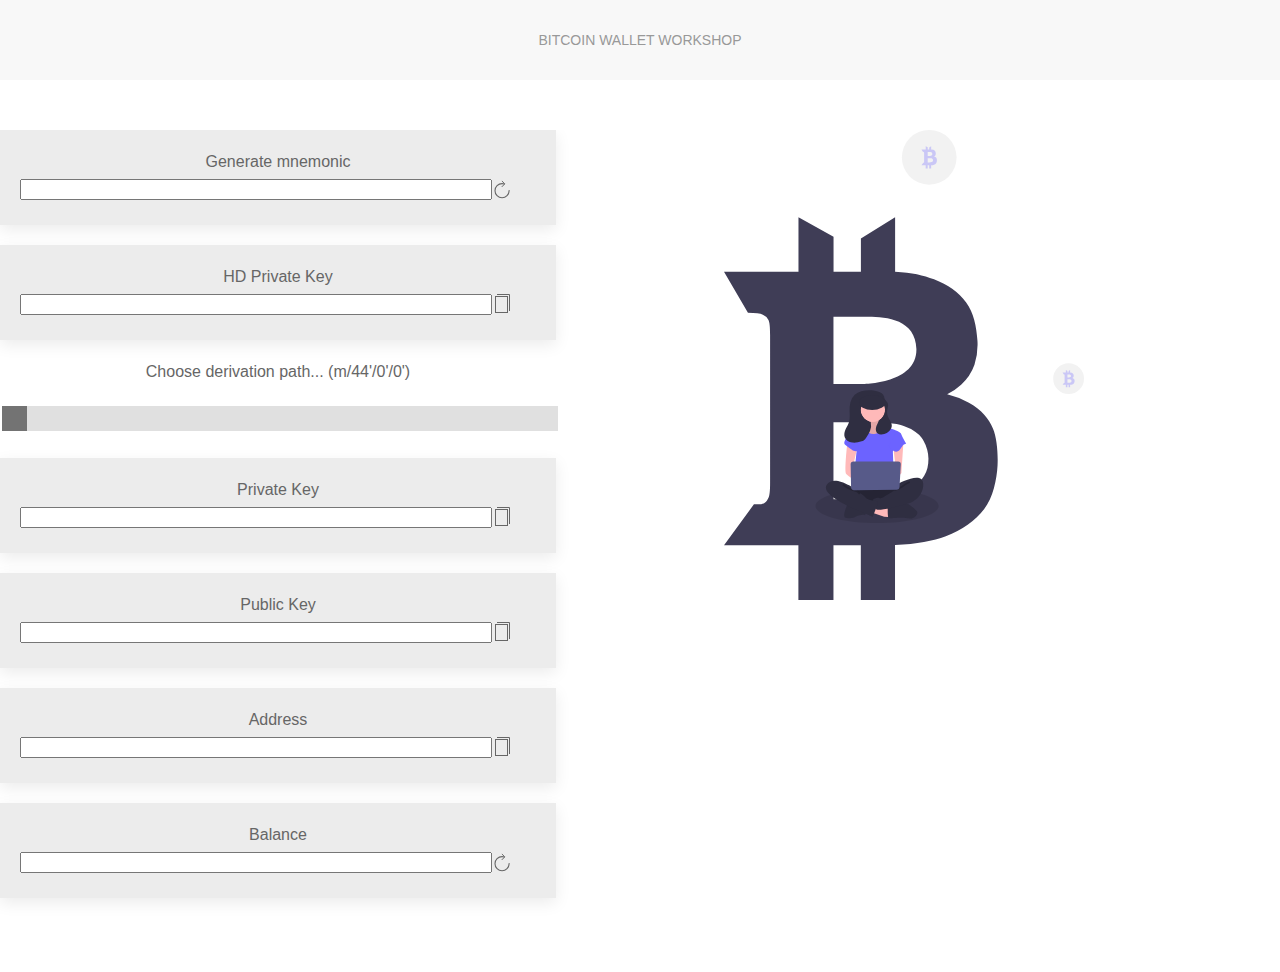
<file: wallet-workshop-project/index.html>
<!DOCTYPE html>
<html>
  <head>
    <title>Bitcoin Wallet</title>
    <meta charset="utf-8" />
    <meta name="viewport" content="width=device-width, initial-scale=1" />
    <link rel="stylesheet" href="css/uikit.min.css" />
    <link rel="stylesheet" href="css/styles.css" />
    <script src="js/uikit.min.js"></script>
    <script src="js/uikit-icons.min.js"></script>
    <script type="text/javascript" src="js/bsv@1.5.0/bsv.min.js"></script>
    <script type="text/javascript" src="js/qrcode.min.js"></script>
    <script type="text/javascript" src="js/bsv-mnemonic1.5.0/bsv-mnemonic.min.js"></script>
    <script src="js/sweetalert2.all.min.js"></script>
    <script type="text/javascript" src="js/axios.min.js"></script>
  </head>
  <body>
    <nav class="uk-navbar-container navColour" uk-navbar>
      <div class="uk-navbar-center">
        <ul class="uk-navbar-nav">
          <li><a href="#">Bitcoin Wallet Workshop</a></li>
        </ul>
      </div>
    </nav>
    <div
      class="uk-child-width-expand@s"
      uk-grid
      style="margin-top: 50px; overflow: hidden"
    >
      <div class="uk-grid-item-match" style="text-align: center; height: 50%">
        <div
          class="uk-card uk-card-default uk-card-body uk-card-small cardColour"
        >
          Generate mnemonic

          <form id="enterMnemonic" action="">
            <div class="input-container">
              <input
                onsubmit="return false"
                oninput="submitMnemonic()"
                type="text"
                id="mnemonicText"
                style="word-wrap: break-word"
                value=""
              />
              <span
                class="uk-margin-small-right iconRight"
                uk-icon="refresh"
                style="cursor: pointer"
                id="newMnemonic"
              ></span>
            </div>
          </form>
        </div>
        <div
          id="hdPrivateKey"
          class="uk-card uk-card-default uk-card-body uk-margin-top uk-card-small cardColour"
        >
          HD Private Key

          <form id="enterHdPrivKey" action="">
            <div class="input-container">
              <input
                type="text"
                id="hdPrivateKeyText"
                style="word-wrap: break-word"
                value=""
                readonly
              />
              <span
                class="uk-margin-small-right iconRight"
                uk-icon="copy"
                id="copyHdprivate"
                onclick="copyHD()"
                style="cursor: pointer"
              ></span>
            </div>
          </form>
        </div>
        <p id="sliderText">Choose derivation path... (m/44'/0'/0')</p>
        <div class="slidecontainer">
          <input
            type="range"
            min="0"
            max="99"
            value="0"
            class="slider"
            id="range"
          />
        </div>
        <div
          id="privateKey"
          class="uk-card uk-card-default uk-card-body uk-margin-top uk-card-small cardColour"
        >
          Private Key

          <form id="enterPrivKey" action="">
            <div class="input-container">
              <input
                type="text"
                id="privateKeyText"
                style="word-wrap: break-word"
                value=""
                readonly
              />
              <span
                class="uk-margin-small-right iconRight"
                uk-icon="copy"
                onclick="copyPrivK()"
                style="cursor: pointer"
              ></span>
            </div>
          </form>
    
        </div>
        <div
          id="publicKey"
          class="uk-card uk-card-default uk-card-body uk-margin-top uk-card-small cardColour"
        >
          Public Key

          <form action="">
            <div class="input-container">
              <input
                type="text"
                id="publicKeyText"
                style="word-wrap: break-word"
                value=""
                readonly
              />
              <span
                class="uk-margin-small-right iconRight"
                uk-icon="copy"
                onclick="copyPubK()"
                style="cursor: pointer"
              ></span>
            </div>
          </form>
        </div>
        <div
          id="addressDiv"
          class="uk-card uk-card-default uk-card-body uk-margin-top uk-card-small cardColour"
        >
          Address

          <form action="">
            <div class="input-container">
              <input
                type="text"
                id="addressText"
                style="word-wrap: break-word; cursor: pointer"
                value=""
                readonly
              />
              <span
                class="uk-margin-small-right iconRight"
                uk-icon="copy"
                onclick="copyAddress()"
              ></span>
            </div>
          </form>
        </div>
        <div
          class="uk-card uk-card-default uk-card-body uk-margin-top uk-card-small cardColour"
          style="margin-bottom: 5%"
        >
          Balance
          <form action="">
            <div class="input-container">
              <input
                type="text"
                id="balance"
                style="word-wrap: break-word"
                value=""
                readonly
              />
              <span
                class="uk-margin-small-right iconRight"
                uk-icon="refresh"
                onclick="refreshBalance()"
                style="cursor: pointer"
              ></span>
            </div>
          </form>
        </div>
      </div>
      <div id="bitcoinArtImg" style="margin-left: 10vw; width: 30%">
        <img
          data-src="img/bitcoinArt.svg"
          width="360"
          height=""
          alt=""
          uk-img
        />

        <div
          id="qrDiv"
          style="
            margin-top: 8vh; 
            max-width: 360px;
            height: 300px;
          "
        >
          <div
            class="qrDivClass"
            id="qrcode"
            style="position: relative; width: 60%; margin-left: 30px"
          ></div>
        </div>
      </div>
    </div>
    <script>
      function copyHD() {
        var copyText = hdPrivateKeyText;
        copyText.select();
        copyText.setSelectionRange(0, 99999);
        document.execCommand("copy");
        Swal.fire("", "HD Private Key Copied!", "success");
      }
      function copyPrivK() {
        var copyText = privateKeyText;
        copyText.select();
        copyText.setSelectionRange(0, 99999);
        document.execCommand("copy");
        Swal.fire("", "Private Key Copied!", "success");
      }

      function copyPubK() {
        var copyText = publicKeyText;
        copyText.select();
        copyText.setSelectionRange(0, 99999);
        document.execCommand("copy");
        Swal.fire("", "Public Key Copied!", "success");
      }

      function copyAddress() {
        var copyText = addressText;
        copyText.select();
        copyText.setSelectionRange(0, 99999);
        document.execCommand("copy");
        Swal.fire("", "Address Copied!", "success");
      }
      enterMnemonic.addEventListener("submit", function (e) {
      e.preventDefault();
      });
    </script>
    <script src="js/script.js"></script>
  </body>
</html>
</file>
<file: wallet-workshop-project/css/styles.css>
.cardColour {
  background-color: rgb(236, 236, 236);
}

.iconRight {
  float: right;
}

.slidecontainer {
  width: 100%; /* Width of the outside container */
}

/* The slider itself */
.slider {
  -webkit-appearance: none; /* Override default CSS styles */
  appearance: none;
  width: 100%; /* Full-width */
  height: 25px; /* Specified height */
  background: #d3d3d3; /* Grey background */
  outline: none; /* Remove outline */
  opacity: 0.7; /* Set transparency (for mouse-over effects on hover) */
  -webkit-transition: 0.2s; /* 0.2 seconds transition on hover */
  transition: opacity 0.2s;
}

/* Mouse-over effects */
.slider:hover {
  opacity: 1; /* Fully shown on mouse-over */
}

/* The slider handle (use -webkit- (Chrome, Opera, Safari, Edge) and -moz- (Firefox) to override default look) */
.slider::-webkit-slider-thumb {
  -webkit-appearance: none; /* Override default look */
  appearance: none;
  width: 25px; /* Set a specific slider handle width */
  height: 25px; /* Slider handle height */
  background: #383838; /* Green background */
  cursor: pointer; /* Cursor on hover */
}

.slider::-moz-range-thumb {
  width: 25px; /* Set a specific slider handle width */
  height: 25px; /* Slider handle height */
  background: #4caf50; /* Green background */
  cursor: pointer; /* Cursor on hover */
}
input {
  width: 90%;
  text-align: center;
}
form {
  padding: 5px 0;
}
.input-container {
  display: flex;
  width: 100%;
}

@media (max-width: 639px) {
  #bitcoinArtImg {
    width: 80% !important;
    margin-left: 24% !important;

  }
}
</file>
